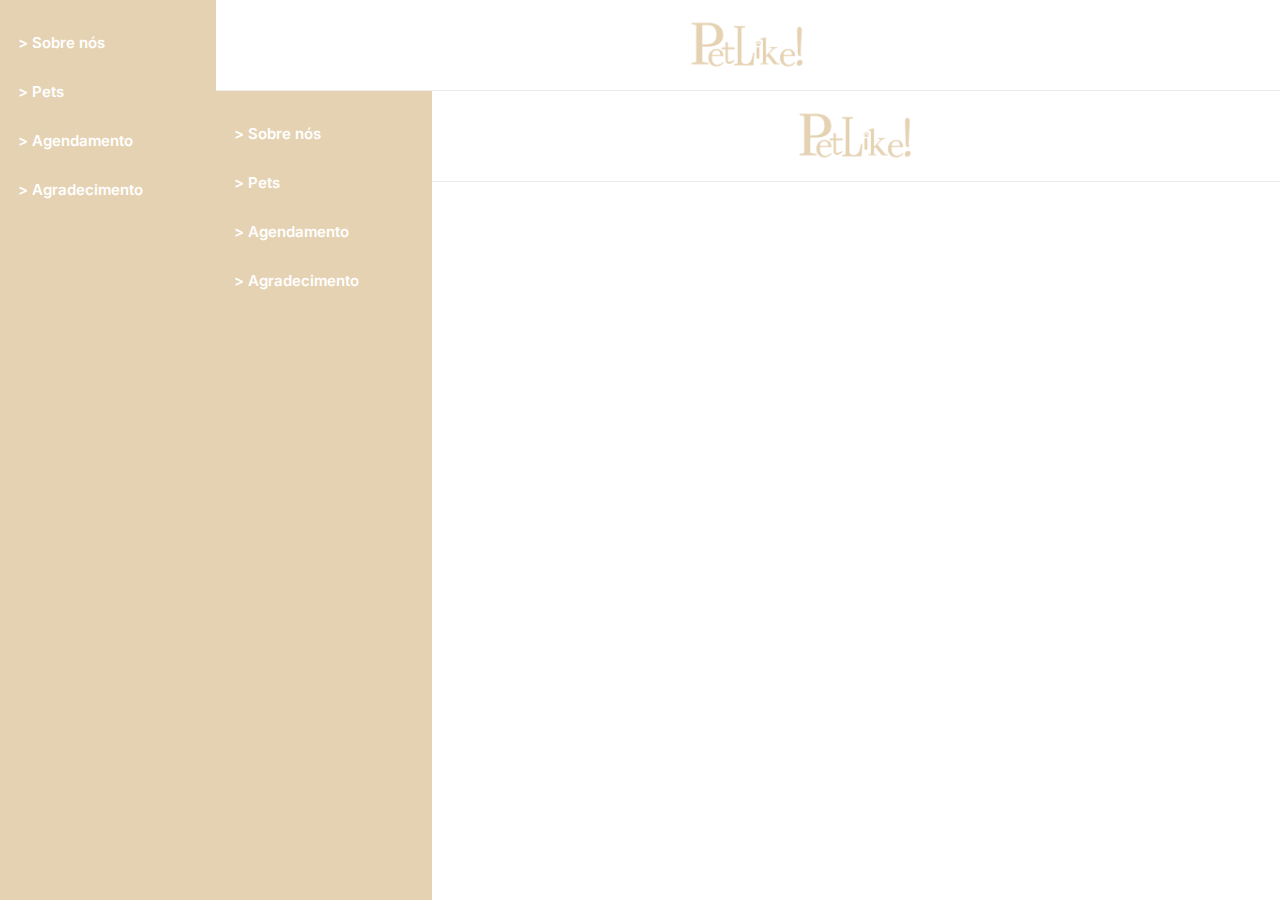
<file: Index.html>
<!DOCTYPE html>
<html lang="pt-BR">
<head>
<meta charset="UTF-8">
<meta name="viewport" content="width=device-width, initial-scale=1">
<title>PetLike!</title>

<link href="https://fonts.googleapis.com/css2?family=Inter:wght@300;400;600&display=swap" rel="stylesheet">

<style>
body {
    margin: 0;
    font-family: Inter, sans-serif;
    background: #fff;
    display: flex;
    height: 100vh;
}

aside {
    width: 180px;
    background: #e5d2b2;
    padding: 25px 18px;
    display: flex;
    flex-direction: column;
    gap: 14px;
}

aside a {
    color: #fff;
    text-decoration: none;
    font-size: 15px;
    font-weight: 600;
    padding: 8px 0;
    display: flex;
    align-items: center;
    gap: 6px;
}

.container {
    flex: 1;
    display: flex;
    flex-direction: column;
}

header {
    height: 90px;
    display: flex;
    justify-content: center;
    align-items: center;
    border-bottom: 1px solid rgba(0,0,0,0.08);
    background: #ffffff;
}

header img {
    height: 60px;
}

main {
    flex: 1;
}

iframe {
    width: 100%;
    height: 100%;
    border: none;
}

@media (max-width: 820px) {
    body {
        flex-direction: column;
    }

    aside {
        width: 100%;
        flex-direction: row;
        overflow-x: auto;
        padding: 12px;
    }

    aside a {
        white-space: nowrap;
        padding: 6px;
        font-size: 14px;
    }

    header img {
        height: 48px;
    }
}
</style>
</head>

<body>

<aside>
    <a href="Index.html" target="conteudo">> Sobre nós</a>
    <a href="Pets.html" target="conteudo">> Pets</a>
    <a href="formpetlike.html" target="conteudo">> Agendamento</a>
    <a href="Agradecimento.html" target="conteudo">> Agradecimento</a>
</aside>

<div class="container">
    <header>
        <img src="logo.png" alt="PetLike!">
    </header>

    <main>
        <iframe name="conteudo" src="Index.html"></iframe>
    </main>
</div>

</body>
</html>
</file>
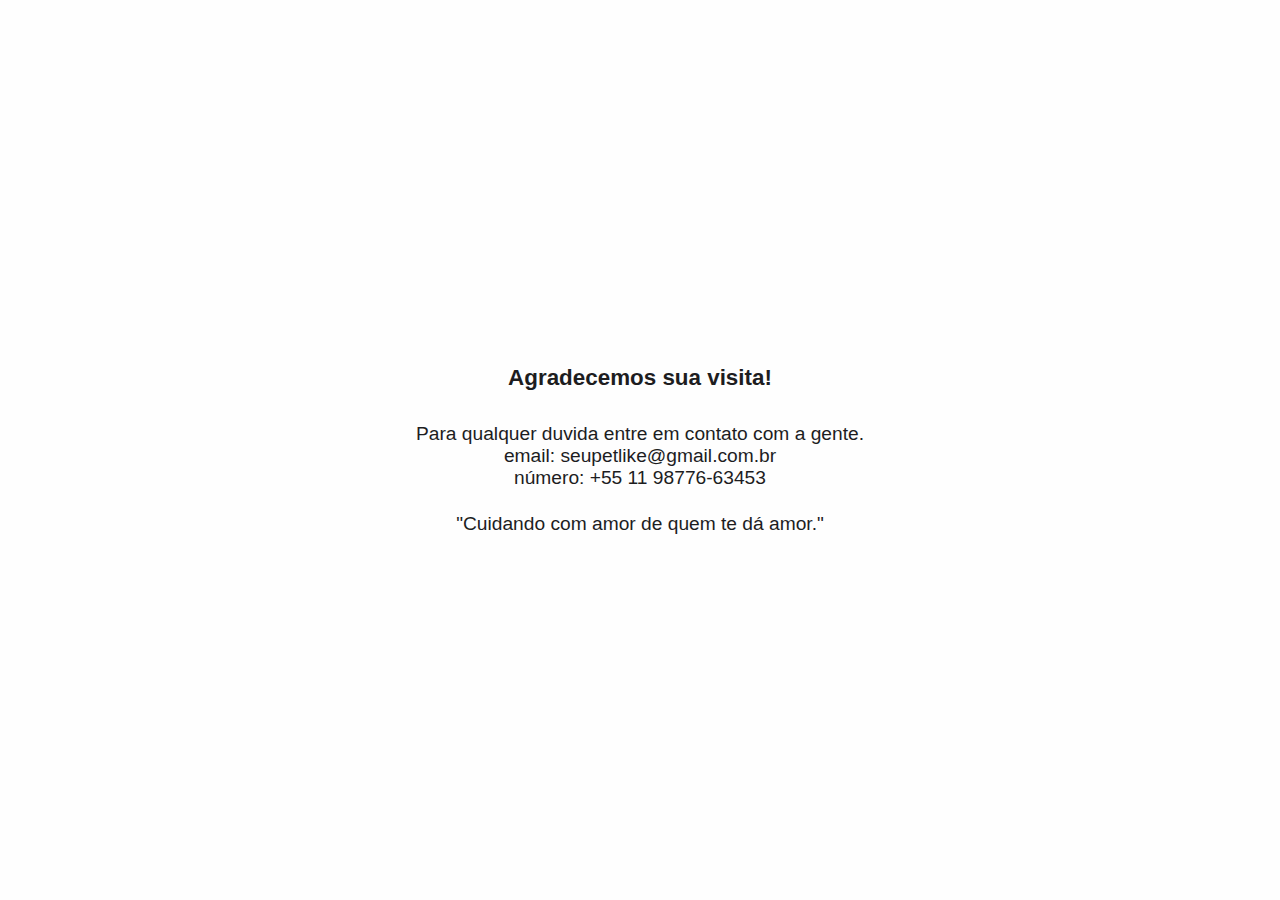
<file: Agradecimento.html>
<!DOCTYPE html>
<html lang="pt-BR">
<head>
  <meta charset="UTF-8">
  <meta name="viewport" content="width=device-width, initial-scale=1.0">
  <title>PetLike</title>

  <style>
    body {
      font-family: -apple-system, BlinkMacSystemFont, 'Segoe UI', Roboto, Oxygen, Ubuntu, Cantarell, sans-serif;
      background: #fefefe;
      color: #1d1d1f;
      text-align: center;
      margin: 0;
      padding: 0;
      height: 100vh;
      display: flex;
      justify-content: center;
      align-items: center;
      flex-direction: column;
    }

    .title {
      font-size: 1.4em;
      font-weight: 600;
      color: #1d1d1f;
      margin-bottom: 20px;
    }

    p {
      margin: 12px 0;
      font-size: 1.2em;
      font-weight: 400;
    }

    img {
      margin: 20px 0;
    }

    button {
      background-color: #e5d2b2;
      color: #faf9f7;
      border: none;
      border-radius: 7px;
      cursor: pointer;
      padding: 15px 28px;
      font-size: 16px;
      font-weight: 600;
      transition: background-color 0.3s;
      
    }

    button:hover {
      background-color: #e1ceae;
      cursor: pointer;
    transform: translateY(-1px);
    transition: 0.2s;
    }
  </style>
</head>
<body>
  <p class="title">Agradecemos sua visita!</p>
  <p>Para qualquer duvida entre em contato com a gente. <br>email:  seupetlike@gmail.com.br<br> número:  +55 11 98776-63453
  </p>
  <p>"Cuidando com amor de quem te dá amor."</p>
</body>
</html>
</file>
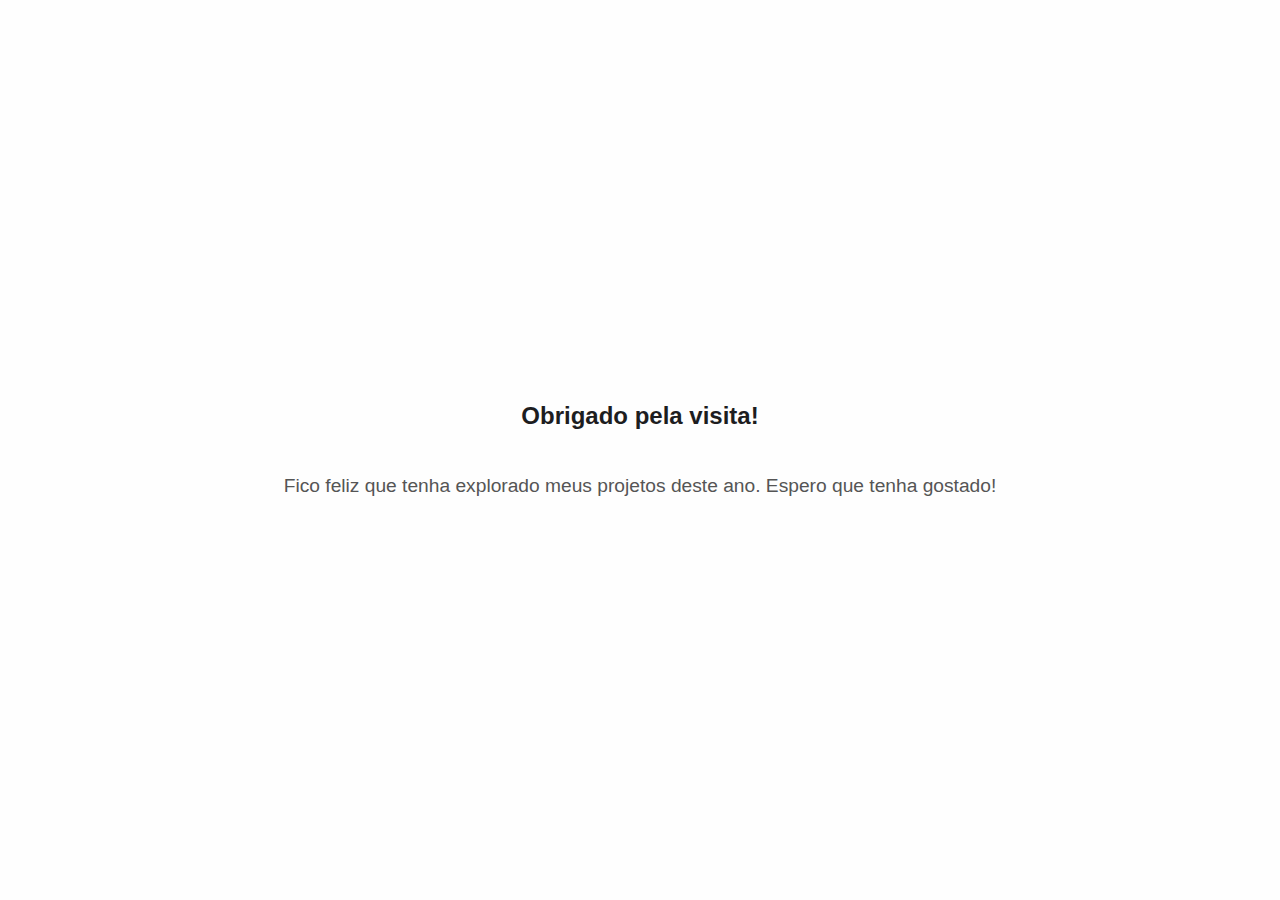
<file: Agradecimentos.html>
<!DOCTYPE html>
<html lang="pt-BR">
<head>
    <meta charset="UTF-8">
    <meta name="viewport" content="width=device-width, initial-scale=1.0">
    <title>Página de Agradecimento</title>
    <style>
@import url('https://fonts.googleapis.com/css2?family=Inter:wght@400;500;600;700&display=swap');

        body {
            font-family: -apple-system, BlinkMacSystemFont, 'Segoe UI', Roboto, Oxygen, Ubuntu, Cantarell, sans-serif;
            background: #fefefe;
            color: #1d1d1f;
            text-align: center;
            margin: 0;
            padding: 0;
            height: 100vh;
            display: flex;
            justify-content: center;
            align-items: center;
            flex-direction: column;
        }

        .title {
            font-size: 1.5em;
            font-weight: 600;
            color: #1d1d1f;
            margin-bottom: 25px;
        }

        p {
            font-size: 1.2em;
            color: #555;
            margin-bottom: 25px;
        }

    </style>
</head>
<body>
    <p class="title">Obrigado pela visita!</p>
    <p>Fico feliz que tenha explorado meus projetos deste ano. Espero que tenha gostado! </p>
</body>
</html>
</file>
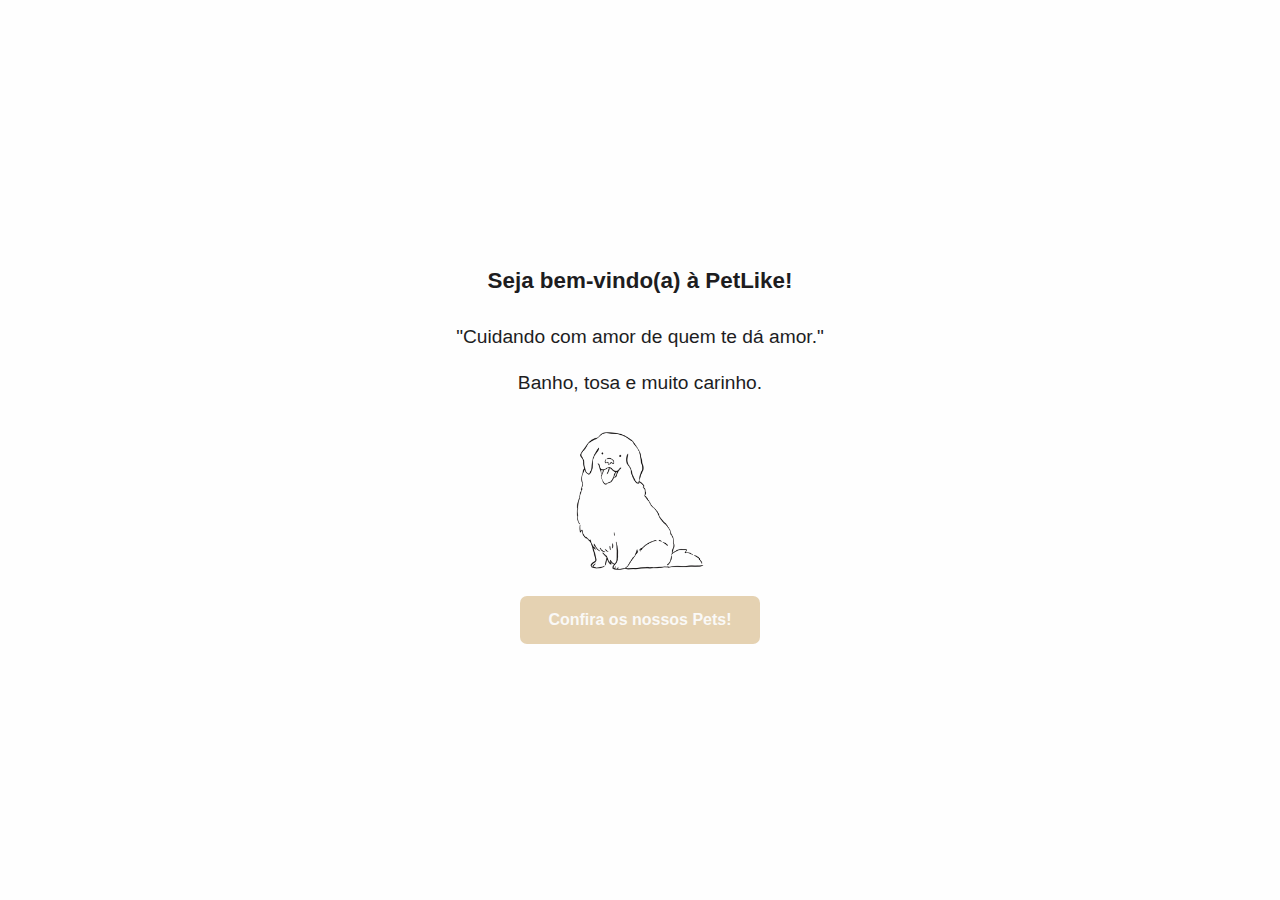
<file: Apresentação.html>
<!DOCTYPE html>
<html lang="pt-BR">
<head>
  <meta charset="UTF-8">
  <meta name="viewport" content="width=device-width, initial-scale=1.0">
  <title>PetLike</title>

  <style>
    body {
      font-family: -apple-system, BlinkMacSystemFont, 'Segoe UI', Roboto, Oxygen, Ubuntu, Cantarell, sans-serif;
      background: #fefefe;
      color: #1d1d1f;
      text-align: center;
      margin: 0;
      padding: 0;
      height: 100vh;
      display: flex;
      justify-content: center;
      align-items: center;
      flex-direction: column;
    }

    .title {
      font-size: 1.4em;
      font-weight: 600;
      color: #1d1d1f;
      margin-bottom: 20px;
    }

    p {
      margin: 12px 0;
      font-size: 1.2em;
      font-weight: 400;
    }

    img {
      margin: 20px 0;
    }

    button {
      background-color: #e5d2b2;
      color: #faf9f7;
      border: none;
      border-radius: 7px;
      cursor: pointer;
      padding: 15px 28px;
      font-size: 16px;
      font-weight: 600;
      transition: background-color 0.3s;
      
    }

    button:hover {
      background-color: #e1ceae;
      cursor: pointer;
    transform: translateY(-1px);
    transition: 0.2s;
    }
  </style>
</head>
<body>
  <p class="title">Seja bem-vindo(a) à PetLike!</p>
  <p>"Cuidando com amor de quem te dá amor."</p>
  <p>Banho, tosa e muito carinho.</p>
  <img src="smiling-dog.png" width="150" height="150" alt="Cachorro sorrindo">
  <button onclick="window.location.href='Pets.html'">Confira os nossos Pets!</button>
</body>
</html>
</file>
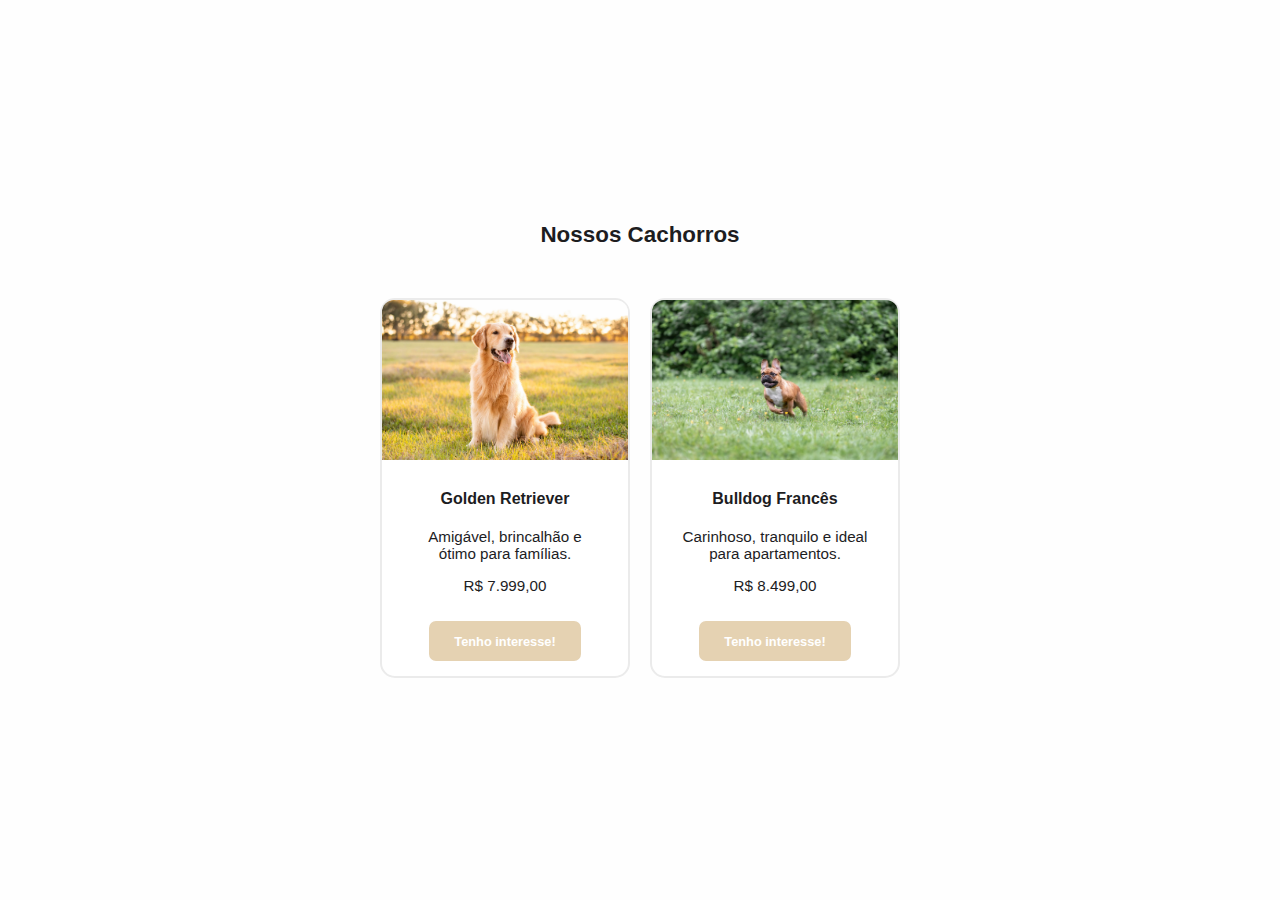
<file: cachorrospl.html>
<!DOCTYPE html>
<html lang="pt-br">

<head>
    <meta charset="UTF-8">
    <title>Cachorros - PetLike!</title>
    <style>
        * {
            margin: 0;
            padding: 0;
            box-sizing: border-box;
        }

        body {
            font-family: -apple-system, BlinkMacSystemFont, 'Segoe UI', Roboto, Oxygen, Ubuntu, Cantarell, sans-serif;
            background: #fefefe;
            color: #1d1d1f;
            text-align: center;
            min-height: 100vh;
            display: flex;
            flex-direction: column;
            justify-content: center;
            align-items: center;
            gap: 30px;
        }

        h1 {
            font-size: 1.4em;
            font-weight: 600;
            color: #1d1d1f;
            margin-bottom: 20px;
        }

        .cards {
            display: flex;
            gap: 20px;
            flex-wrap: wrap;
            justify-content: center;
        }

        .card {
            background-color: #fff;
            width: 250px;
            height: 380px;
            border-radius: 15px;
            border: 2px solid rgb(235, 235, 235);
            display: flex;
            flex-direction: column;
            transition: transform 0.2s, border-color 0.3s;
        }

        .card:hover {
            transform: translateY(-3px);
            border-color: #e8e8e8;
            cursor: pointer;
        }

        .card img {
            width: 100%;
            height: 160px;
            border-top-left-radius: 12px;
            border-top-right-radius: 12px;
            object-fit: cover;
        }

        .card div {
            display: flex;
            flex-direction: column;
            justify-content: space-between;
            align-items: center;
            flex: 1;
            padding: 15px;
        }

        .card h1 {
            font-size: 1em;
            font-weight: 600;
            color: #1d1d1f;
            margin-bottom: 6px;
        }

        .card h2 {
            font-size: 0.95rem;
            font-weight: 400;
            color: #1d1d1f;
            margin: 2px 0;
        }

        .card button {
            background-color: #e5d2b2;
            border: none;
            width: 70%;
            height: 40px;
            color: #fff;
            font-size: 0.8em;
            font-weight: 600;
            border-radius: 7px;
            margin-top: 10px;
            transition: background-color 0.3s;
        }

        .card button:hover {
            background-color: #e1ceae;
            transform: translateY(-1px);
        }
    </style>
</head>

<body>
    <h1>Nossos Cachorros</h1>
    <div class="cards">

        <div class="card">
            <img src="golden-retriever-2.png">
            <div>
                <div>
                    <h1>Golden Retriever</h1>
                    <h2>Amigável, brincalhão e ótimo para famílias.</h2>
                    <h2>R$ 7.999,00</h2>
                </div>
                <button onclick="mostrarInfo('Golden Retriever')">Tenho interesse!</button>
            </div>
        </div>

        <div class="card">
            <img src="french-bulldog-playing.png">
            <div>
                <div>
                    <h1>Bulldog Francês</h1>
                    <h2>Carinhoso, tranquilo e ideal para apartamentos.</h2>
                    <h2>R$ 8.499,00</h2>
                </div>
                <button onclick="mostrarInfo('Bulldog Francês')">Tenho interesse!</button>
            </div>
        </div>
    </div>

    <script>
        function mostrarInfo(nomePet) {
            alert(
                `Estamos felizes que você se interessou pelo ${nomePet}!\nEnvie um email ou mande uma mensagem para garantir o seu pet:\n\nEmail: seupetlike@gmail.com.br\nWhatsApp: +55 11 98776-63453`
            );
        }
    </script>
</body>

</html>
</file>
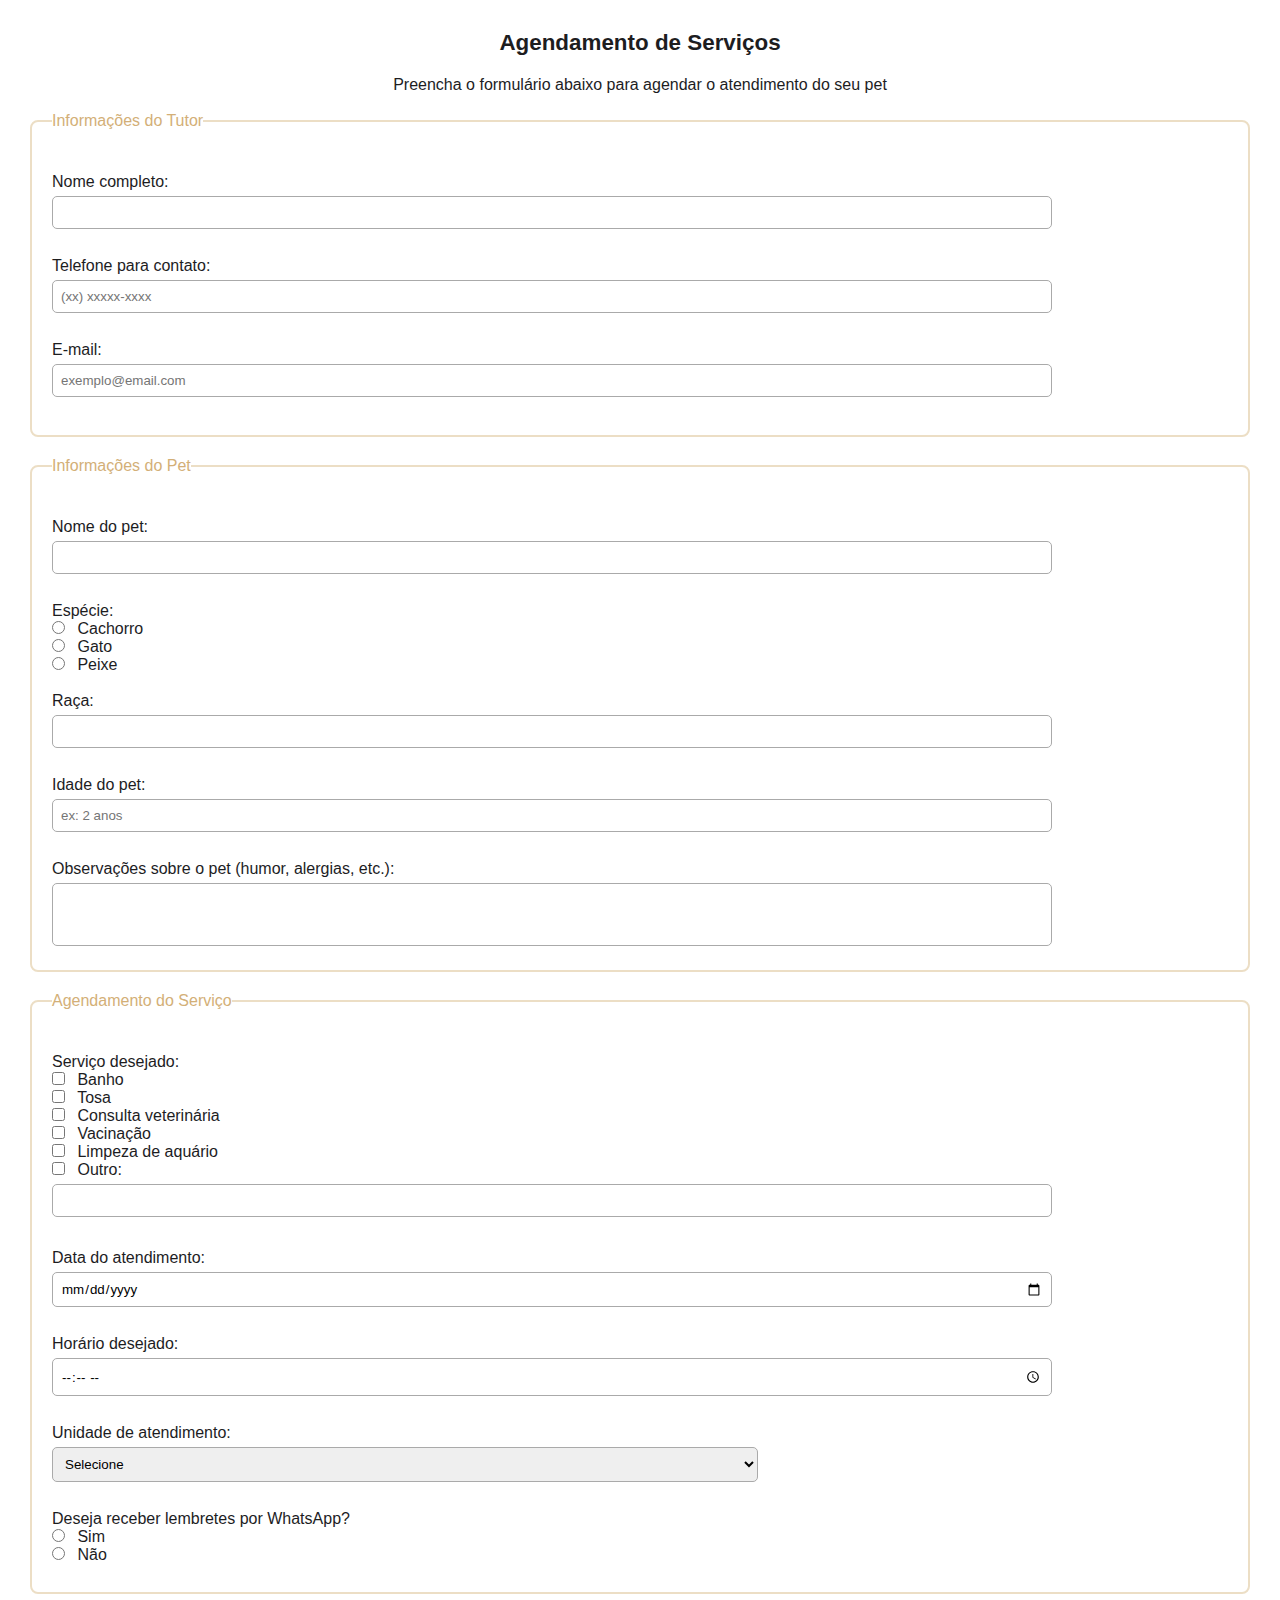
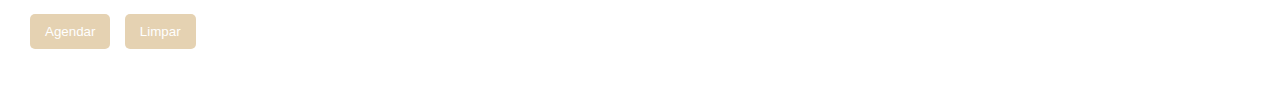
<file: formpetlike.html>
<!DOCTYPE html>
<html lang="pt-BR">

<head>
    <meta charset="UTF-8">
    <meta name="viewport" content="width=device-width, initial-scale=1.0">
    <title>Agendamento - PetLike!</title>
    <style>
        @import url('https://fonts.googleapis.com/css2?family=Nunito:wght@300;400;600;700&display=swap');

        body {
            font-family: -apple-system, BlinkMacSystemFont, 'Segoe UI', Roboto, Oxygen, Ubuntu, Cantarell, sans-serif;
            background-color: #ffffff;
            margin: 30px;
            color: #1d1d1f;
        }

        * {
            margin: 0;
            padding: 0;
            box-sizing: border-box;
            font-family: -apple-system, BlinkMacSystemFont, 'Segoe UI', Roboto, Oxygen, Ubuntu, Cantarell, sans-serif;
        }

        .titulo {
            text-align: center;
            color: #1d1d1f;
            margin-bottom: 20px;
            font-size: 1.4em;
            font-weight: 600;
        }

        fieldset {
            margin-bottom: 20px;
            border: 2px solid #ecdec5;
            border-radius: 8px;
            padding: 25px 20px 10px 20px;
        }

        legend {
            font-weight: bold;
            color: #d3af77;
            font-weight: 300;
        }

        input[type="text"],
        input[type="tel"],
        input[type="date"],
        input[type="time"],
        textarea,
        select {
            margin-top: 5px;
            margin-bottom: 10px;
            width: 85%;
            padding: 8px;
            border: 1px solid #aaa;
            border-radius: 5px;
        }

        input[type="radio"],
        input[type="checkbox"] {
            margin-right: 8px;
        }

        textarea {
            resize: none;
        }

        input[type="submit"],
        input[type="reset"] {
            background-color: #e5d2b2;
            color: rgb(255, 255, 255);
            border: none;
            padding: 10px 15px;
            border-radius: 5px;
            cursor: pointer;
            margin-right: 10px;
        }

        input[type="submit"]:hover,
        input[type="reset"]:hover {
            background-color: #e1ceae;
        }
    </style>
</head>

<body>
    <form>
        <p class="titulo">Agendamento de Serviços</p>
        <p style="text-align:center;">Preencha o formulário abaixo para agendar o atendimento do seu pet</p>
        <br>

        <fieldset>
            <legend> Informações do Tutor </legend>
            <br>
            Nome completo: <br>
            <input type="text" name="nome" size="40" required><br><br>

            Telefone para contato: <br>
            <input type="tel" name="telefone" maxlength="15" placeholder="(xx) xxxxx-xxxx" required><br><br>

            E-mail: <br>
            <input type="text" name="email" placeholder="exemplo@email.com"><br><br>
        </fieldset>

        <fieldset>
            <legend>Informações do Pet</legend>
            <br>
            Nome do pet: <br>
            <input type="text" name="nome_pet" size="40"><br><br>

            Espécie: <br>
            <input type="radio" name="especie" value="cachorro"> Cachorro <br>
            <input type="radio" name="especie" value="gato"> Gato <br>
            <input type="radio" name="especie" value="peixe"> Peixe <br><br>

            Raça: <br>
            <input type="text" name="raca"><br><br>

            Idade do pet: <br>
            <input type="text" name="idade" size="5" maxlength="3" placeholder="ex: 2 anos"><br><br>

            Observações sobre o pet (humor, alergias, etc.):<br>
            <textarea name="obs_pet" cols="30" rows="3"></textarea><br>
        </fieldset>

        <fieldset>
            <legend>Agendamento do Serviço</legend>
            <br>
            Serviço desejado: <br>
            <input type="checkbox" name="servico" value="banho"> Banho <br>
            <input type="checkbox" name="servico" value="tosa"> Tosa <br>
            <input type="checkbox" name="servico" value="consulta"> Consulta veterinária <br>
            <input type="checkbox" name="servico" value="vacina"> Vacinação <br>
            <input type="checkbox" name="servico" value="aqua"> Limpeza de aquário <br>
            <input type="checkbox" name="servico" value="outro"> Outro: <br>
            <textarea name="servico_outro" cols="20" rows="1"></textarea><br><br>

            Data do atendimento: <br>
            <input type="date" name="data" required><br><br>

            Horário desejado: <br>
            <input type="time" name="hora" required><br><br>

            Unidade de atendimento: <br>
            <select name="unidade" style="width: 60%;">
                <option selected>Selecione</option>
                <option>PetLike! - Centro</option>
                <option>PetLike! - Zona Norte</option>
                <option>PetLike! - Litoral</option>
            </select><br><br>

            Deseja receber lembretes por WhatsApp?<br>
            <input type="radio" name="lembrete" value="sim"> Sim <br>
            <input type="radio" name="lembrete" value="nao"> Não <br><br>
        </fieldset>

        <input type="submit" value="Agendar" onclick="enviarFormulario()">
        <input type="reset" value="Limpar">
        <br><br>
        <script>
            function enviarFormulario() {
                alert("Seu agendamento foi confirmado!\nEntre em contato para mais informções:\n\nEmail: seupetlike@gmail.com.br\nWhatsApp: +55 11 98776-63453`");
                document.getElementById("contato").reset();
            }
        </script>


    </form>
</body>

</html>
</file>
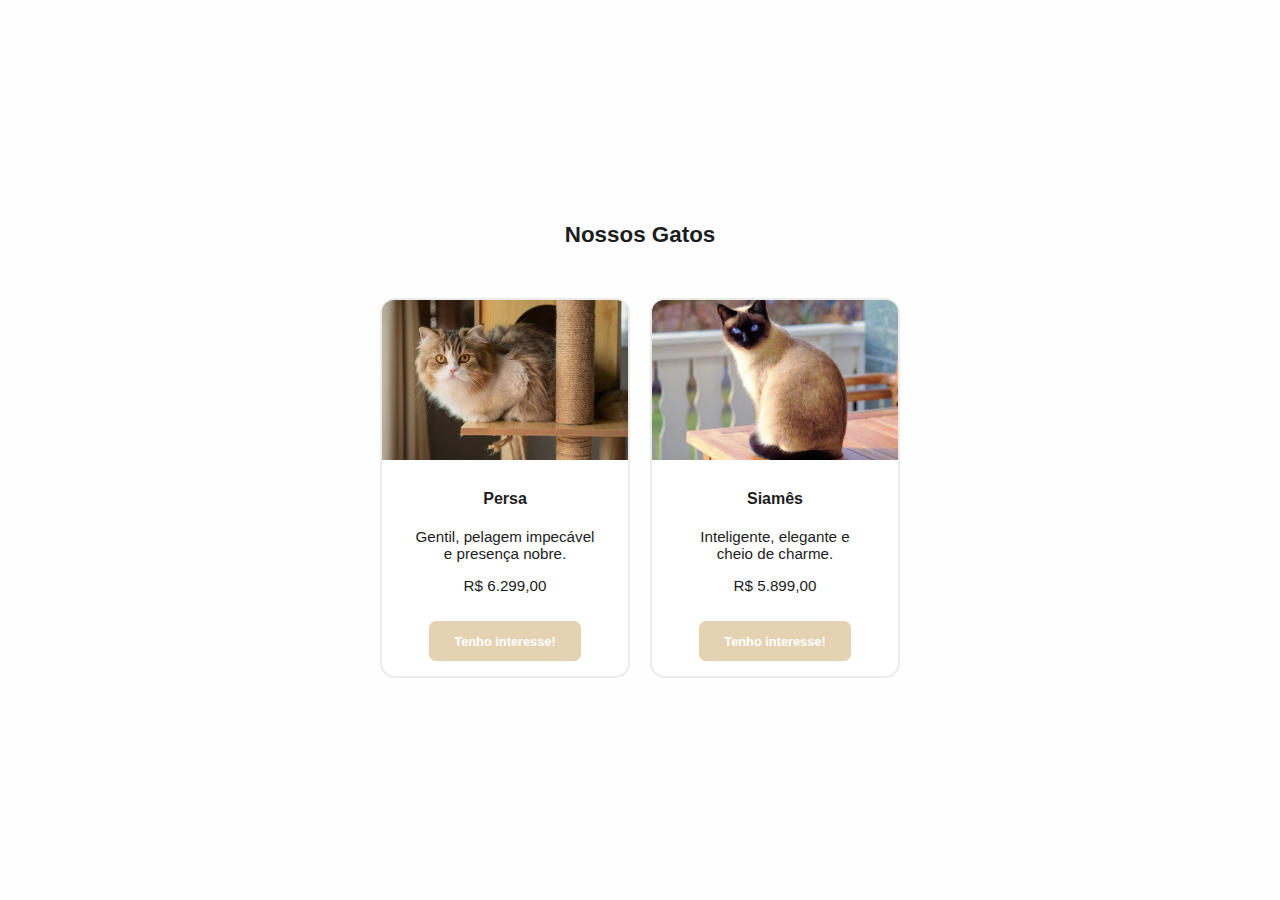
<file: gatospl.html>
<!DOCTYPE html>
<html lang="pt-br">

<head>
    <meta charset="UTF-8">
    <title>Gatos - PetLike!</title>
    <style>
        * {
            margin: 0;
            padding: 0;
            box-sizing: border-box;
        }

        body {
            font-family: -apple-system, BlinkMacSystemFont, 'Segoe UI', Roboto, Oxygen, Ubuntu, Cantarell, sans-serif;
            background: #fefefe;
            color: #1d1d1f;
            text-align: center;
            min-height: 100vh;
            display: flex;
            flex-direction: column;
            justify-content: center;
            align-items: center;
            gap: 30px;
        }

        h1 {
            font-size: 1.4em;
            font-weight: 600;
            color: #1d1d1f;
            margin-bottom: 20px;
        }

        .cards {
            display: flex;
            gap: 20px;
            flex-wrap: wrap;
            justify-content: center;
        }

        .card {
            background-color: #fff;
            width: 250px;
            height: 380px;
            border-radius: 15px;
            border: 2px solid rgb(235, 235, 235);
            display: flex;
            flex-direction: column;
            transition: transform 0.2s, border-color 0.3s;
        }

        .card:hover {
            transform: translateY(-3px);
            border-color: #e8e8e8;
            cursor: pointer;
        }

        .card img {
            width: 100%;
            height: 160px;
            border-top-left-radius: 12px;
            border-top-right-radius: 12px;
            object-fit: cover;
        }

        .card div {
            display: flex;
            flex-direction: column;
            justify-content: space-between;
            align-items: center;
            flex: 1;
            padding: 15px;
        }

        .card h1 {
            font-size: 1em;
            font-weight: 600;
            color: #1d1d1f;
            margin-bottom: 6px;
        }

        .card h2 {
            font-size: 0.95rem;
            font-weight: 400;
            color: #1d1d1f;
            margin: 2px 0;
        }

        .card button {
            background-color: #e5d2b2;
            border: none;
            width: 70%;
            height: 40px;
            color: #fff;
            font-size: 0.8em;
            font-weight: 600;
            border-radius: 7px;
            margin-top: 10px;
            transition: background-color 0.3s;
        }

        .card button:hover {
            background-color: #e1ceae;
            transform: translateY(-1px);
        }
    </style>
</head>

<body>
    <h1>Nossos Gatos</h1>
    <div class="cards">

        <div class="card">
            <img src="673a2efb022685bac3fab5ff_673a2ed758bce66fed61cf61_34.jpeg">
            <div>
                <div>
                    <h1>Persa</h1>
                    <h2>Gentil, pelagem impecável e presença nobre.</h2>
                    <h2>R$ 6.299,00</h2>
                </div>
                <button onclick="mostrarInfo('Persa')">Tenho interesse!</button>
            </div>
        </div>

        <div class="card">
            <img src="siamese-cat-cover.webp">
            <div>
                <div>
                    <h1>Siamês</h1>
                    <h2>Inteligente, elegante e cheio de charme.</h2>
                    <h2>R$ 5.899,00</h2>
                </div>
                <button onclick="mostrarInfo('Siamês')">Tenho interesse!</button>
            </div>
        </div>
    </div>

    <script>
        function mostrarInfo(nomePet) {
            alert(
                `Estamos felizes que você se interessou pelo ${nomePet}!\nEnvie um email ou mande uma mensagem para garantir o seu pet:\n\nEmail: seupetlike@gmail.com.br\nWhatsApp: +55 11 98776-63453`
            );
        }
    </script>
</body>

</html>
</file>
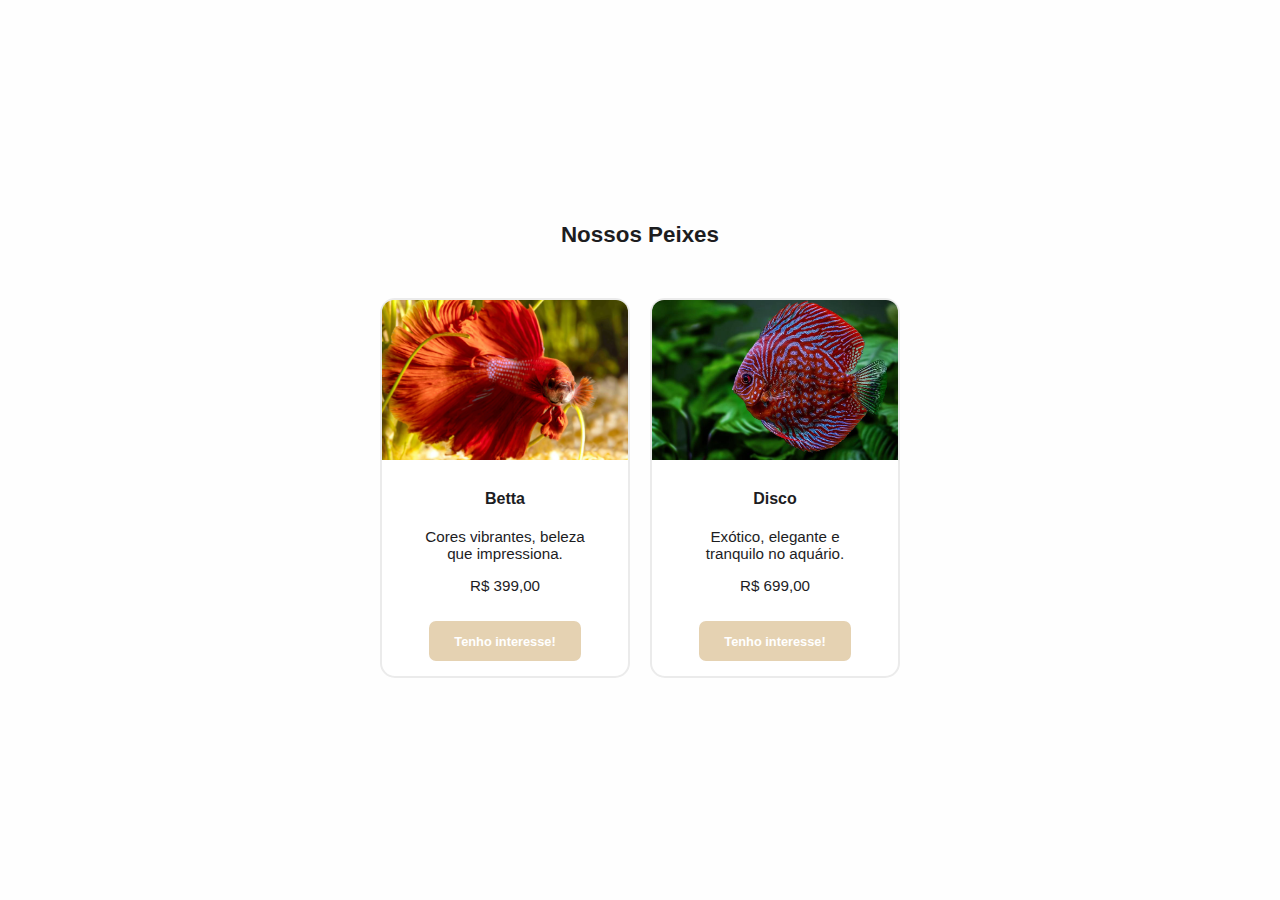
<file: peixespl.html>
<!DOCTYPE html>
<html lang="pt-br">

<head>
    <meta charset="UTF-8">
    <title>Peixes - PetLike!</title>
    <style>
        * {
            margin: 0;
            padding: 0;
            box-sizing: border-box;
        }

        body {
            font-family: -apple-system, BlinkMacSystemFont, 'Segoe UI', Roboto, Oxygen, Ubuntu, Cantarell, sans-serif;
            background: #fefefe;
            color: #1d1d1f;
            text-align: center;
            min-height: 100vh;
            display: flex;
            flex-direction: column;
            justify-content: center;
            align-items: center;
            gap: 30px;
        }

        h1 {
            font-size: 1.4em;
            font-weight: 600;
            color: #1d1d1f;
            margin-bottom: 20px;
        }

        .cards {
            display: flex;
            gap: 20px;
            flex-wrap: wrap;
            justify-content: center;
        }

        .card {
            background-color: #fff;
            width: 250px;
            height: 380px;
            border-radius: 15px;
            border: 2px solid rgb(235, 235, 235);
            display: flex;
            flex-direction: column;
            transition: transform 0.2s, border-color 0.3s;
        }

        .card:hover {
            transform: translateY(-3px);
            border-color: #e8e8e8;
            cursor: pointer;
        }

        .card img {
            width: 100%;
            height: 160px;
            border-top-left-radius: 12px;
            border-top-right-radius: 12px;
            object-fit: cover;
        }

        .card div {
            display: flex;
            flex-direction: column;
            justify-content: space-between;
            align-items: center;
            flex: 1;
            padding: 15px;
        }

        .card h1 {
            font-size: 1em;
            font-weight: 600;
            color: #1d1d1f;
            margin-bottom: 6px;
        }

        .card h2 {
            font-size: 0.95rem;
            font-weight: 400;
            color: #1d1d1f;
            margin: 2px 0;
        }

        .card button {
            background-color: #e5d2b2;
            border: none;
            width: 70%;
            height: 40px;
            color: #fff;
            font-size: 0.8em;
            font-weight: 600;
            border-radius: 7px;
            margin-top: 10px;
            transition: background-color 0.3s;
        }

        .card button:hover {
            background-color: #e1ceae;
            transform: translateY(-1px);
        }
    </style>
</head>

<body>
    <h1>Nossos Peixes</h1>
    <div class="cards">

        <div class="card">
            <img src="red-betta-fish-getty.png">
            <div>
                <div>
                    <h1>Betta</h1>
                    <h2>Cores vibrantes, beleza que impressiona.</h2>
                    <h2>R$ 399,00</h2>
                </div>
                <button onclick="mostrarInfo('Betta')">Tenho interesse!</button>
            </div>
        </div>

        <div class="card">
            <img src="Tips-for-Breeding-Discus-Fish-30lfyeb711ycg48ks8c0wgs88-910.png">
            <div>
                <div>
                    <h1>Disco</h1>
                    <h2>Exótico, elegante e tranquilo no aquário.</h2>
                    <h2>R$ 699,00</h2>
                </div>
                <button onclick="mostrarInfo('Disco')">Tenho interesse!</button>
            </div>
        </div>
    </div>

    <script>
        function mostrarInfo(nomePet) {
            alert(
                `Estamos felizes que você se interessou pelo ${nomePet}!\nEnvie um email ou mande uma mensagem para garantir o seu pet:\n\nEmail: seupetlike@gmail.com.br\nWhatsApp: +55 11 98776-63453`
            );
        }
    </script>
</body>

</html>
</file>
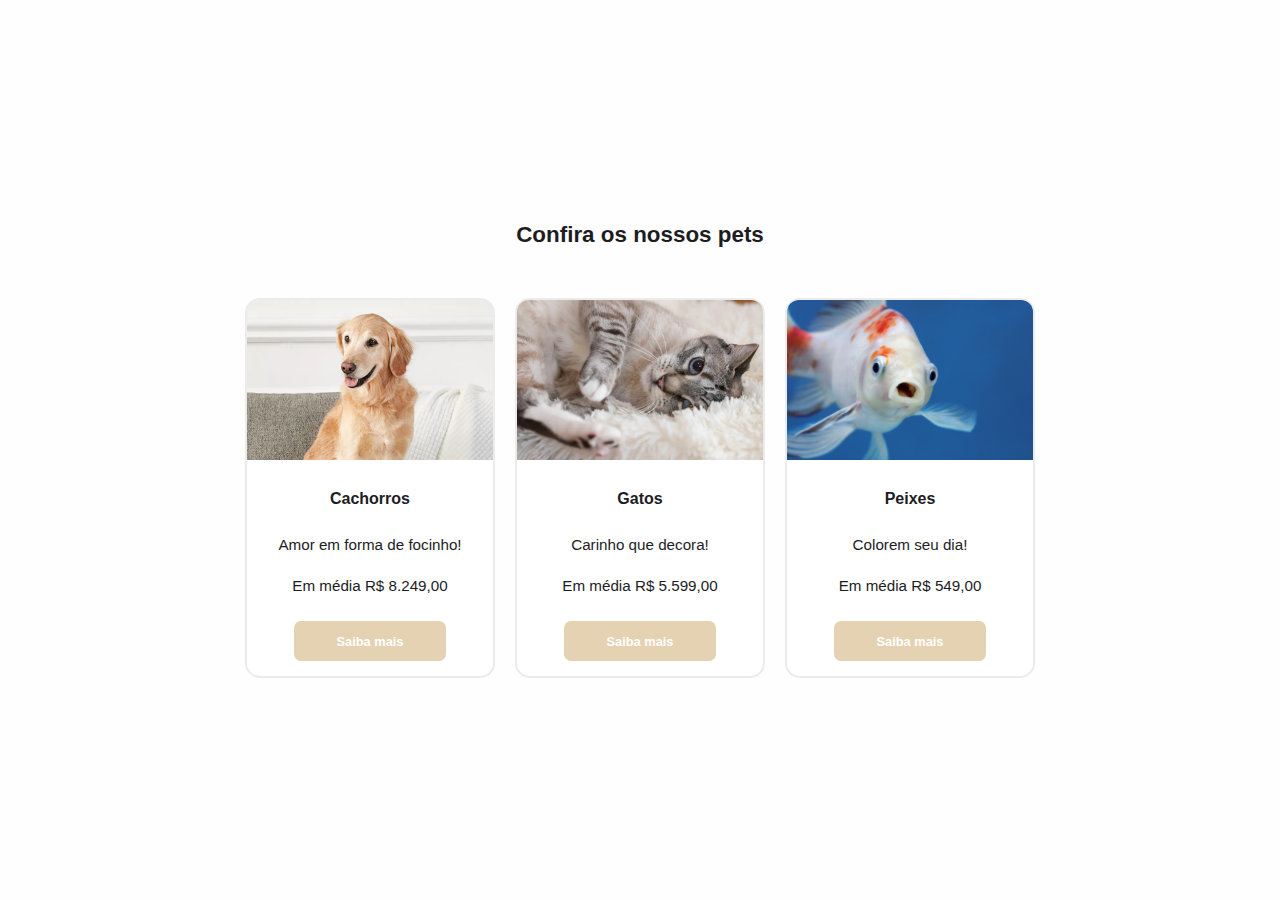
<file: Pets.html>
<!DOCTYPE html>
<html lang="pt-br">

<head>
  <meta charset="UTF-8">
  <title>Card Fofo</title>
  <style>
    * {
      margin: 0;
      padding: 0;
      box-sizing: border-box;
    }

    body {
      font-family: -apple-system, BlinkMacSystemFont, 'Segoe UI', Roboto, Oxygen, Ubuntu, Cantarell, sans-serif;
      background: #fefefe;
      color: #1d1d1f;
      text-align: center;
      min-height: 100vh;
      display: flex;
      flex-direction: column;
      justify-content: center;
      align-items: center;
      gap: 30px;
    }

    h1 {
      font-size: 1.4em;
      font-weight: 600;
      color: #1d1d1f;
      margin-bottom: 20px;
    }

    .cards {
      display: flex;
      gap: 20px;
    }

    .card {
      background-color: #fff;
      width: 250px;
      height: 380px;
      border-radius: 15px;
      border: 2px solid rgb(235, 235, 235);
      display: flex;
      flex-direction: column;
      transition: transform 0.2s, border-color 0.3s;
    }

    .card:hover {
      transform: translateY(-3px);
      border-color: #e8e8e8;
      cursor: pointer;
    }

    .card img {
      width: 100%;
      height: 160px;
      border-top-left-radius: 12px;
      border-top-right-radius: 12px;
      object-fit: cover;
    }

    .card div {
      display: flex;
      flex-direction: column;
      justify-content: space-between;
      align-items: center;
      flex: 1;
      padding: 15px;
    }

    .card h1 {
      font-size: 1em;
      font-weight: 600;
      color: #1d1d1f;
      margin-bottom: 6px;
    }

    .card h2 {
      font-size: 0.95rem;
      font-weight: 400;
      color: #1d1d1f;
      margin: 2px 0;
    }

    .card button {
      background-color: #e5d2b2;
      border: none;
      width: 70%;
      height: 40px;
      color: #fff;
      font-size: 0.8em;
      font-weight: 600;
      border-radius: 7px;
      margin-top: 10px;
      transition: background-color 0.3s;
    }

    .card button:hover {
      background-color: #e1ceae;
      transform: translateY(-1px);
    }
  </style>
</head>

<body>
  <h1>Confira os nossos pets</h1>
  <div class="cards">
    <div class="card">
      <img src="akita_0.jpg.avif">
      <div>
        <div>
          <h1>Cachorros</h1>
          <h2>Amor em forma de focinho!</h2>
          <h2>Em média R$ 8.249,00</h2>
        </div>
        <button onclick="window.location.href='cachorrospl.html'">Saiba mais</button>
      </div>
    </div>
    <div class="card">
      <img src="vida-de-gato.jpg">
      <div>
        <div>
          <h1>Gatos</h1>
          <h2>Carinho que decora!</h2>
          <h2>Em média R$ 5.599,00</h2>
        </div>
        <button onclick="window.location.href='gatospl.html'">Saiba mais</button>
      </div>
    </div>
    <div class="card">
      <img src="especies-peixes-preferidas-aquario_4-1024x683.png">
      <div>
        <div>
          <h1>Peixes</h1>
          <h2>Colorem seu dia!</h2>
          <h2>Em média R$ 549,00</h2>
        </div>
        <button onclick="window.location.href='peixespl.html'">Saiba mais</button>
      </div>
    </div>
  </div>
</body>

</html>
</file>
